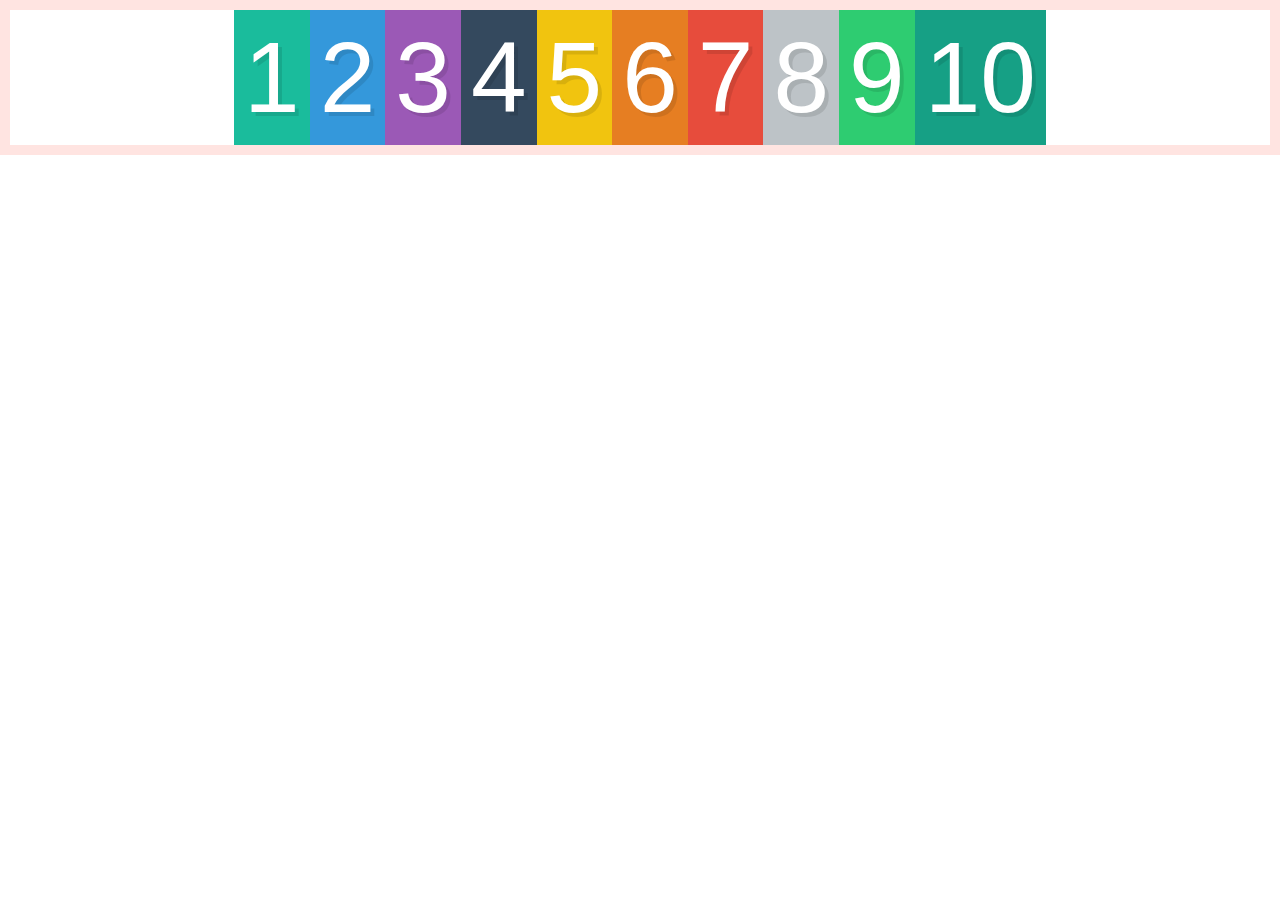
<file: alignment-and-centering/index.html>
<!doctype html>
<html lang="en">
<head>
  <meta charset="UTF-8">
  <title>FlexBox Tutorial</title>
  <link rel="stylesheet" href="style.css">
</head>
<body>
  <div class="container">   <!-- flex box -->
    <div class="box box1">1</div> <!-- flex item -->
    <div class="box box2">2</div>
    <div class="box box3">3</div>
    <div class="box box4">4</div>
    <div class="box box5">5</div>
    <div class="box box6">6</div>
    <div class="box box7">7</div>
    <div class="box box8">8</div>
    <div class="box box9">9</div>
    <div class="box box10">10</div>
  </div>
</body>
</html>

<!--
  flex-direction: row. Main axis: left to right, cross axis: top to bottom
  flex-direction: column. Main axis: top to bottom, cross axis: left to right
  flex-direction: row-reverse. Main axis: right to left, cross axis: top to bottom
  flex-direction: column-reverse. Main axis: bottom to top, cross axis: right to left
-->
</file>
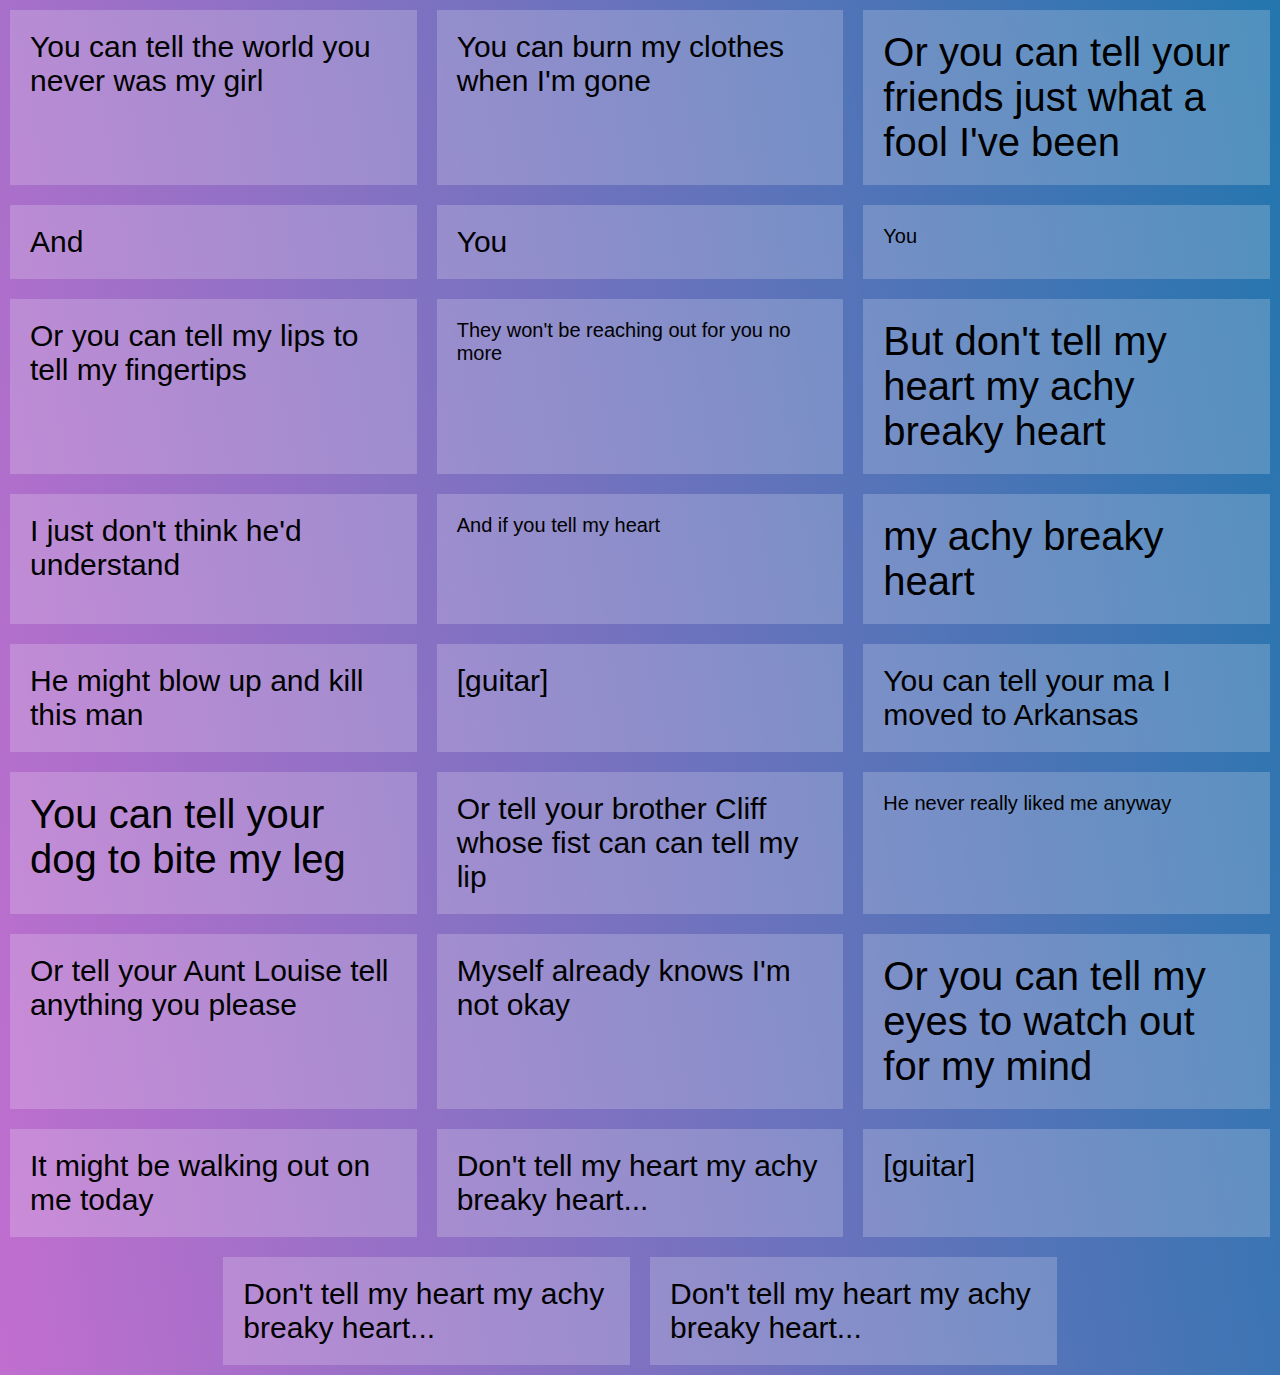
<file: equal-height-elements/index.html>
<!DOCTYPE html>
<html lang="en">
<head>
  <meta charset="UTF-8">
  <title>FlexBox Nav</title>
  <link rel="stylesheet" href="https://maxcdn.bootstrapcdn.com/font-awesome/4.3.0/css/font-awesome.min.css">
  <link rel="stylesheet" href="style.css">
</head>
<body>

  <div class="elements">

    <div class="item">You can tell the world you never was my girl</div>
    <div class="item">You can burn my clothes when I'm gone</div>
    <div class="item large">Or you can tell your friends just what a fool I've been</div>
    <div class="item">And </div>

    <div class="item">You </div>
    <div class="item small">You </div>
    <div class="item">Or you can tell my lips to tell my fingertips</div>
    <div class="item small">They won't be reaching out for you no more</div>

    <div class="item large">But don't tell my heart my achy breaky heart</div>
    <div class="item">I just don't think he'd understand</div>
    <div class="item small">And if you tell my heart</div>
    <div class="item large">my achy breaky heart</div>
    <div class="item">He might blow up and kill this man</div>

    <div class="item">[guitar]</div>

    <div class="item">You can tell your ma I moved to Arkansas</div>
    <div class="item large">You can tell your dog to bite my leg</div>
    <div class="item">Or tell your brother Cliff whose fist can can tell my lip</div>
    <div class="item small">He never really liked me anyway</div>

    <div class="item">Or tell your Aunt Louise tell anything you please</div>
    <div class="item">Myself already knows I'm not okay</div>
    <div class="item large">Or you can tell my eyes to watch out for my mind</div>
    <div class="item">It might be walking out on me today</div>

    <div class="item">Don't tell my heart my achy breaky heart...</div>

    <div class="item">[guitar]</div>

    <div class="item">Don't tell my heart my achy breaky heart...</div>
    <div class="item">Don't tell my heart my achy breaky heart...</div>

  </div>

</body>
</html>
</file>
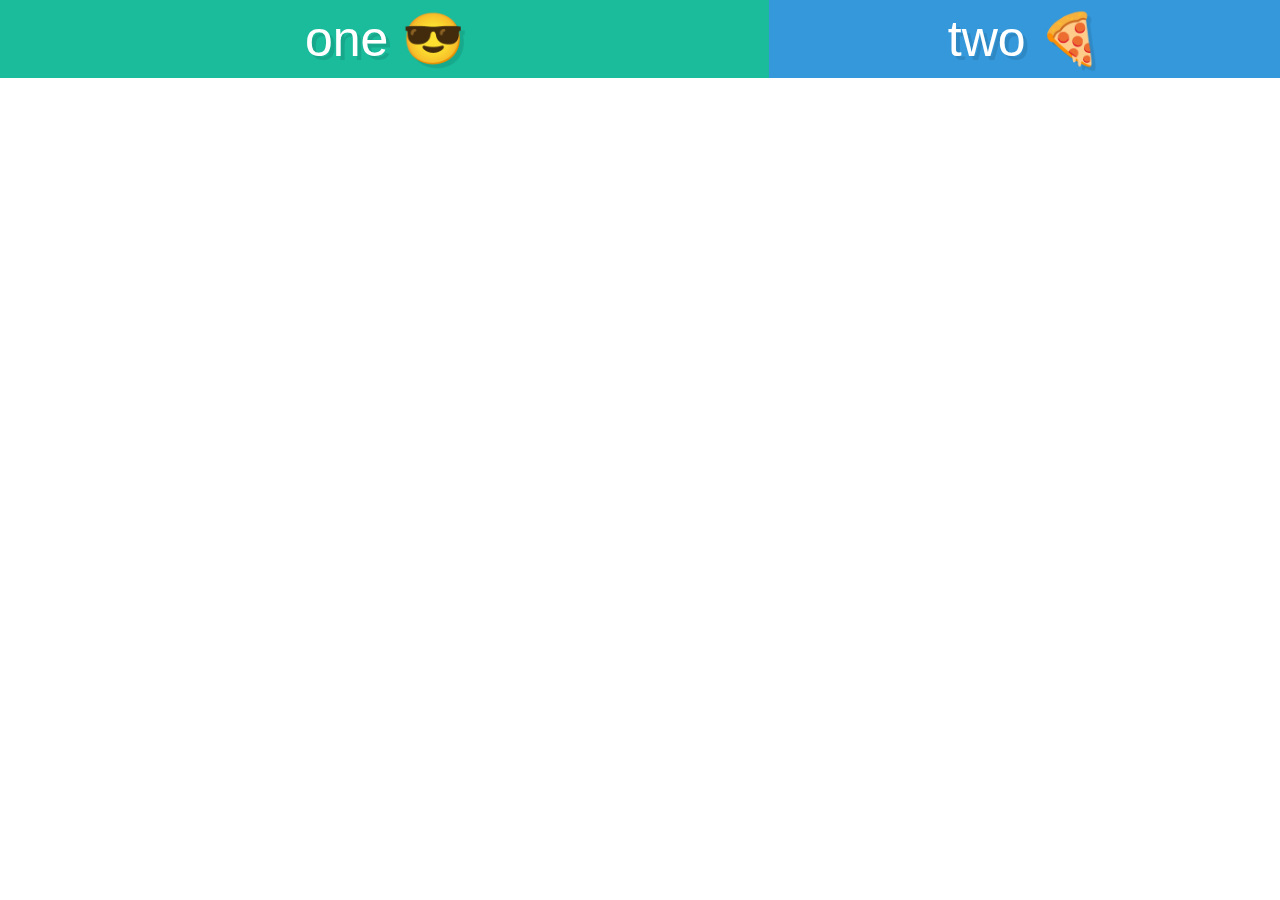
<file: flex-grow-and-shrink/index.html>
<!doctype html>
<html lang="en">
<head>
  <meta charset="UTF-8">
  <title>FlexBox Tutorial</title>
  <link rel="stylesheet" href="style.css">
</head>
<body>

  <div class="container">
    <div class="box box1">one 😎</div>
    <div class="box box2">two 🍕</div>
  </div>

</body>
</html>
</file>
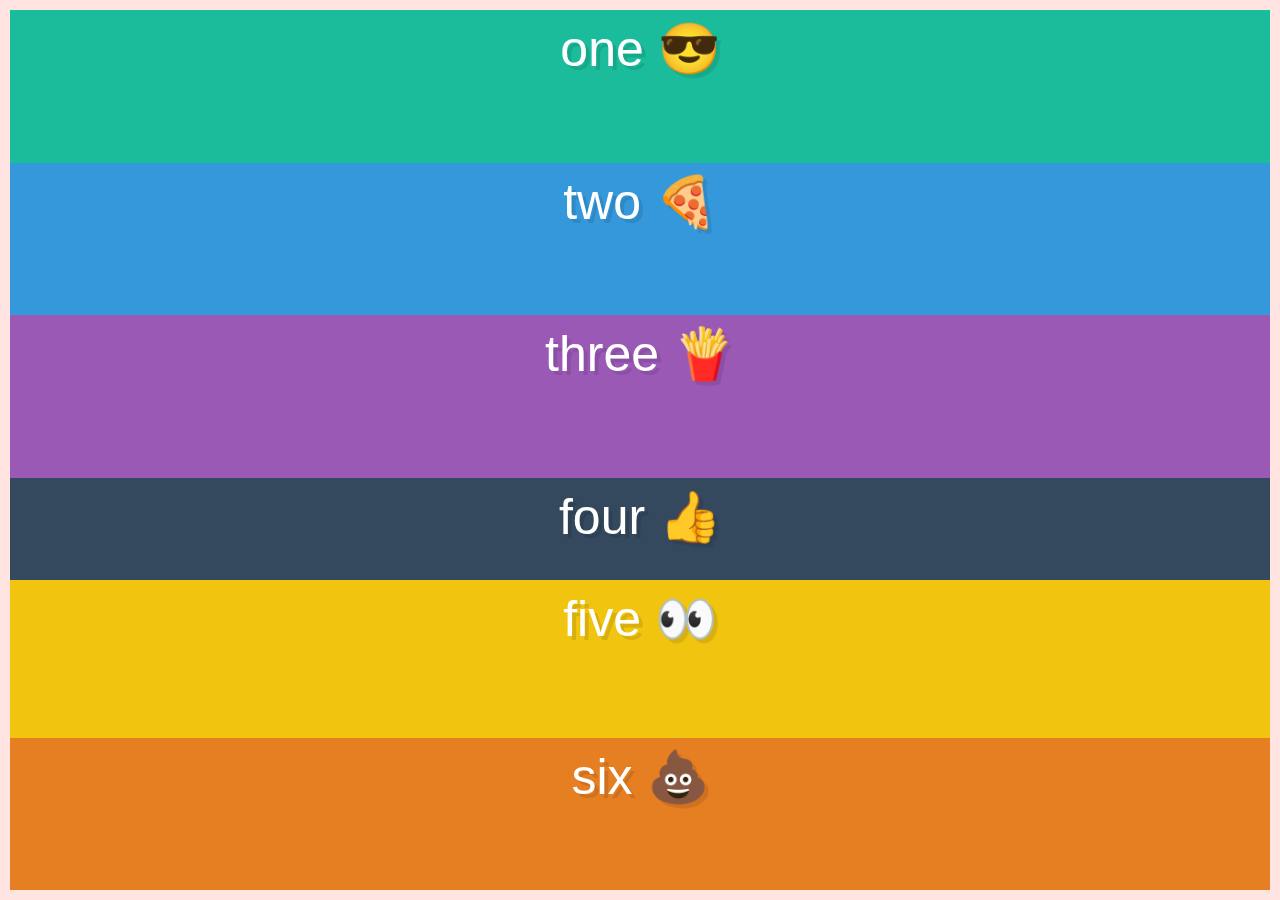
<file: flex-wrapping-and-columns/index.html>
<!doctype html>
<html lang="en">
<head>
  <meta charset="UTF-8">
  <title>FlexBox Tutorial</title>
  <link rel="stylesheet" href="style.css">
</head>
<body>

  <div class="container">
    <div class="box box1">one 😎</div>
    <div class="box box2">two 🍕</div>
    <div class="box box3">three 🍟</div>
    <div class="box box4">four 👍</div>
    <div class="box box5">five 👀</div>
    <div class="box box6">six 💩</div>
  </div>

</body>
</html>
</file>
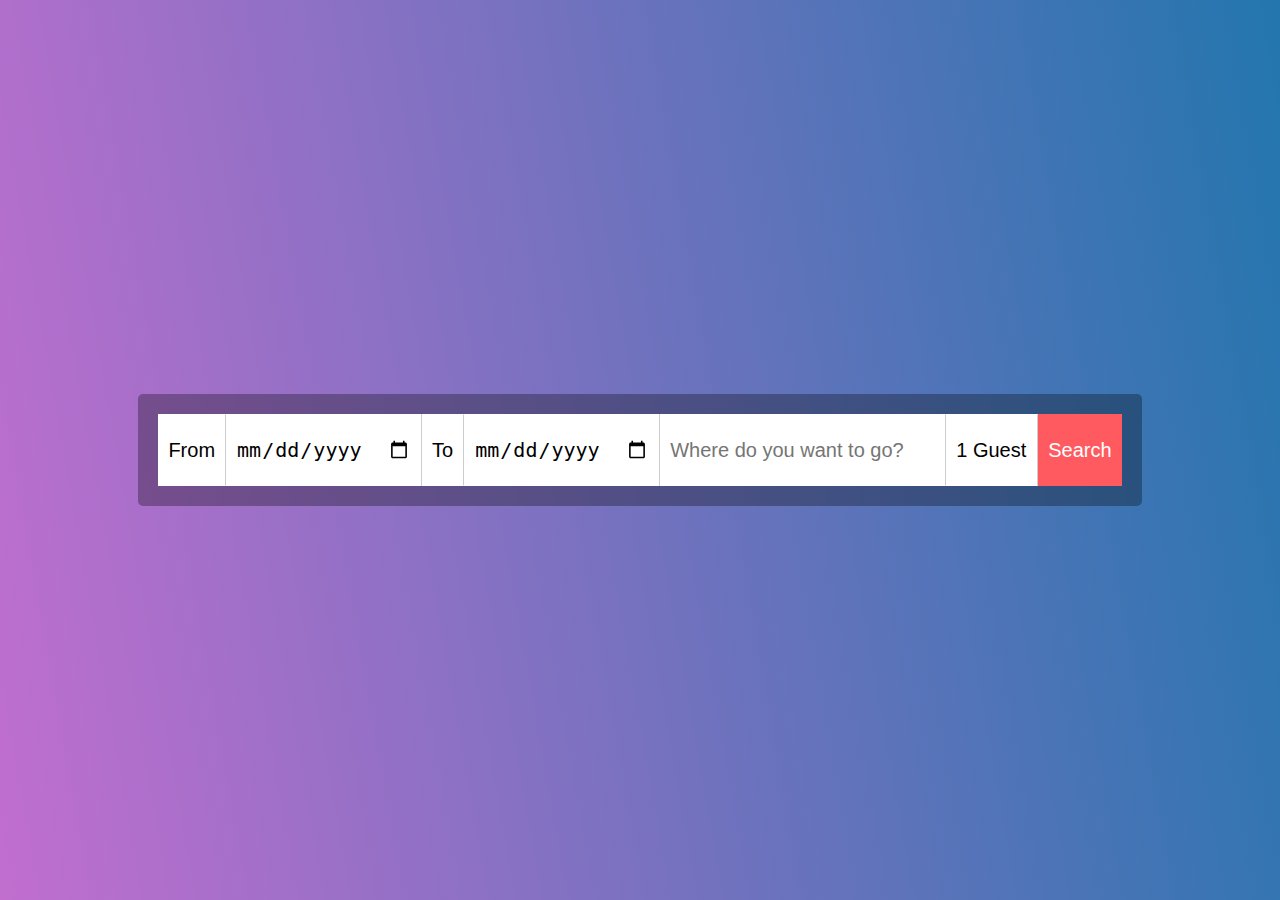
<file: flexbox-form/index.html>
<!DOCTYPE html>
<html lang="en">
<head>
  <meta charset="UTF-8">
  <title>FlexBox Form</title>
  <link rel="stylesheet" href="https://maxcdn.bootstrapcdn.com/font-awesome/4.3.0/css/font-awesome.min.css">
  <link rel="stylesheet" href="style.css">
</head>
<body>


  <div class="cover">


    <form  class="flex-form">

      <input type="search" placeholder="Where do you want to go?">

      <label for="from" class="date-item">From</label>
      <input type="date" name="from" class='date-item'>

      <label for="to" class='date-item'>To</label>
      <input type="date" name="to" class='date-item'>
      <select name="guests" id="guests">
        <option value="1">1 Guest</option>
        <option value="2">2 Guest</option>
        <option value="3">3 Guest</option>
        <option value="4">4 Guest</option>
        <option value="5">5 Guest</option>
      </select>

      <input type="submit" value="Search">

    </form>

  </div>

  <video  class="dog" src="https://s3-us-west-2.amazonaws.com/coverr/mp4/Coverr-Lulu.mp4" autoplay loop></video>

</body>
</html>
</file>
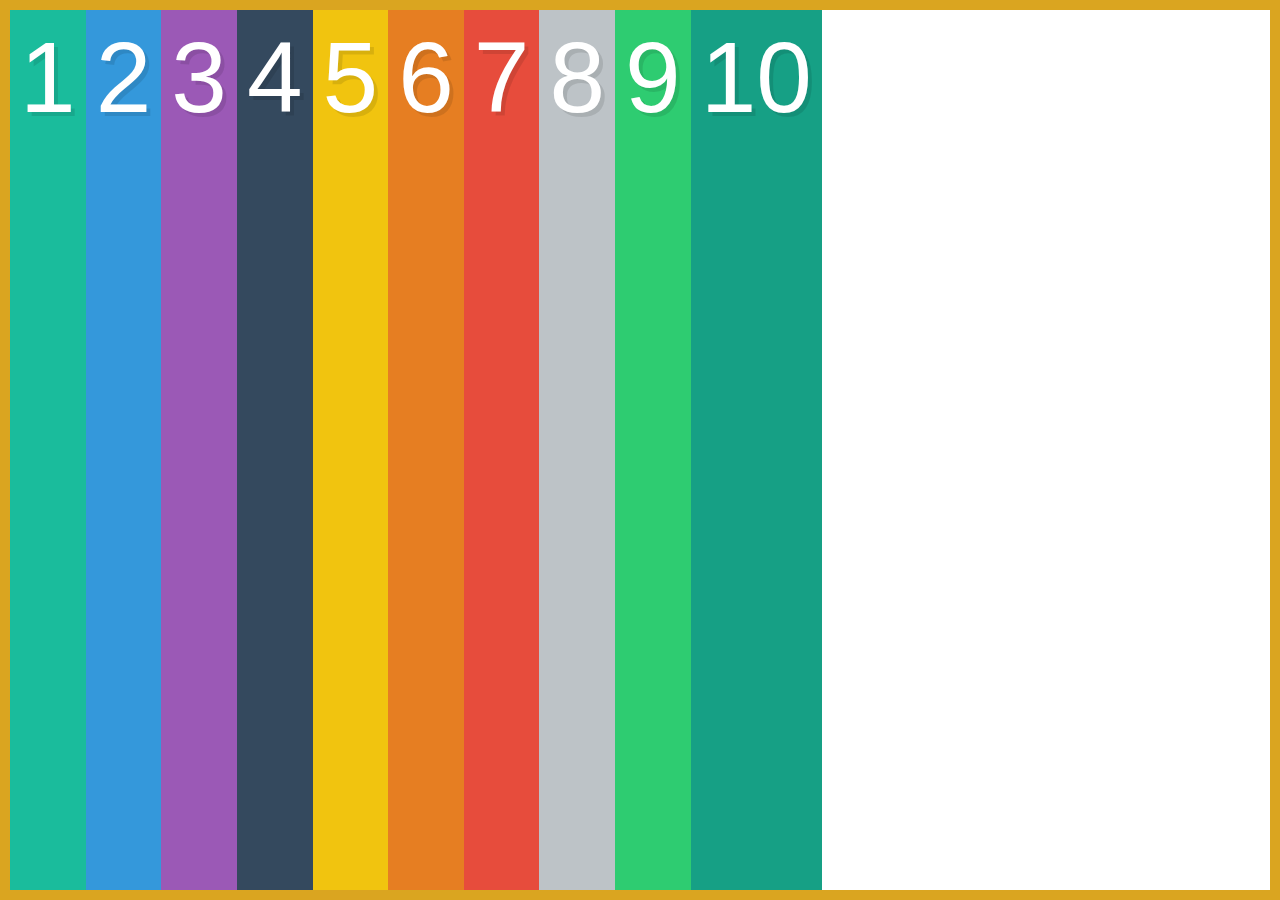
<file: intro/index.html>
<!doctype html>
<html lang="en">
<head>
  <meta charset="UTF-8">
  <title>FlexBox Tutorial</title>
  <link rel="stylesheet" href="style.css">
</head>
<body>
  <div class="container">   <!-- flex box -->
    <div class="box box1">1</div> <!-- flex item -->
    <div class="box box2">2</div>
    <div class="box box3">3</div>
    <div class="box box4">4</div>
    <div class="box box5">5</div>
    <div class="box box6">6</div>
    <div class="box box7">7</div>
    <div class="box box8">8</div>
    <div class="box box9">9</div>
    <div class="box box10">10</div>
  </div>
</body>
</html>
</file>
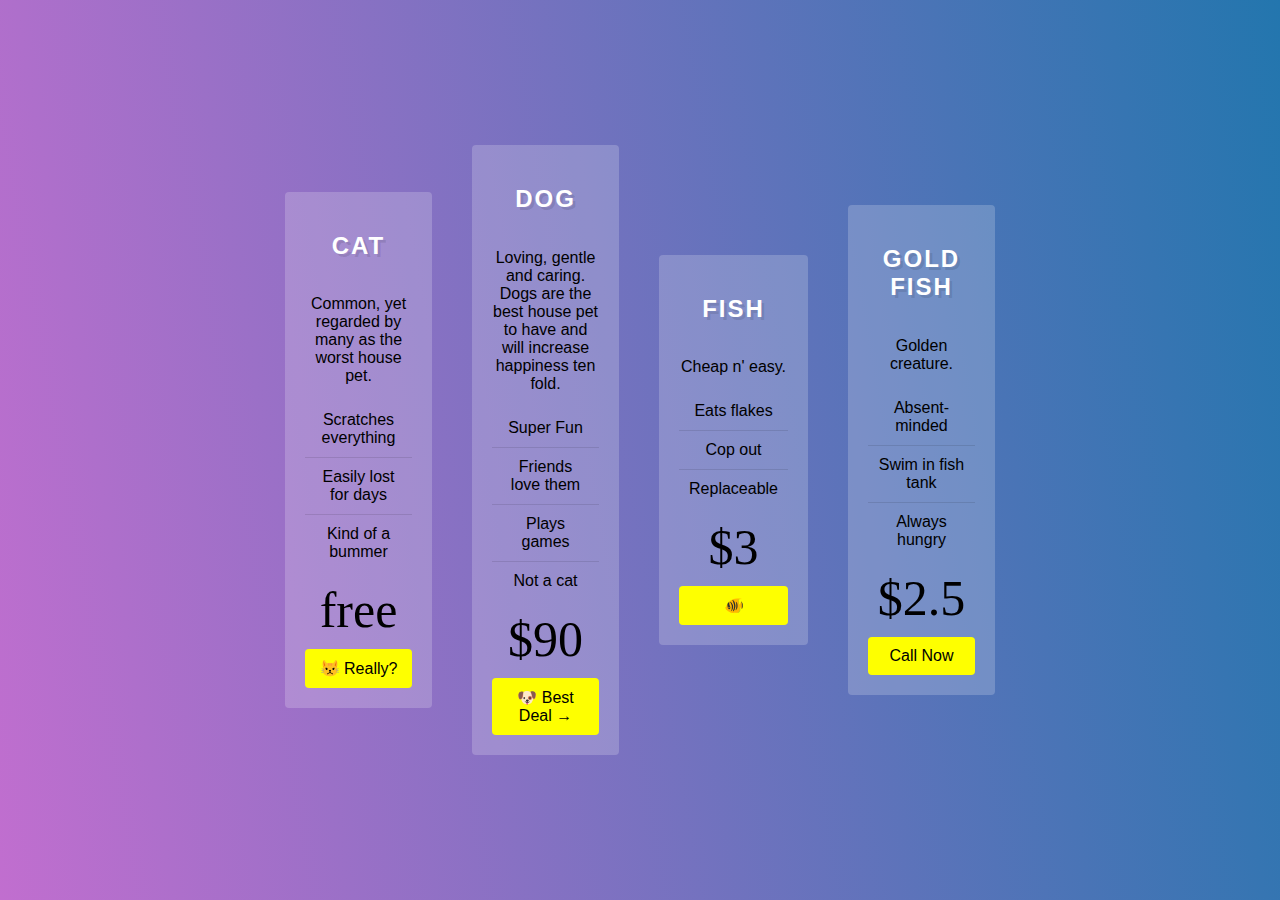
<file: pricing-grid/index.html>
<!DOCTYPE html>
<html lang="en">
<head>
  <meta charset="UTF-8">
  <title>FlexBox Nav</title>
  <link rel="stylesheet" href="https://maxcdn.bootstrapcdn.com/font-awesome/4.3.0/css/font-awesome.min.css">
  <link rel="stylesheet" href="style.css">
</head>
<body>

  <!-- Flex Container! -->
  <div class="pricing-grid">

    <div class="plan plan1">
      
      <h2>Cat</h2>
      <p>Common, yet regarded by many as the worst house pet.</p>
      <ul class="features">
        <li>Scratches everything</li>
        <li>Easily lost for days</li>
        <li>Kind of a bummer</li>
      </ul>

      <p class="price">free</p>

      <a href="#" class="cta">😾 Really?</a>
    </div>

    <div class="plan plan2">
      
      <h2>Dog</h2>
      <p>Loving, gentle and caring. Dogs are the best house pet to have and will increase happiness ten fold. </p>
      <ul class="features">
        <li>Super Fun</li>
        <li>Friends love them</li>
        <li>Plays games</li>
        <li>Not a cat</li>
      </ul>

      <p class="price">$90</p>

      <a href="#" class="cta">🐶 Best Deal →</a>
    </div>

    <div class="plan plan3">
      
      <h2>Fish</h2>
      <p>Cheap n' easy.</p>
      <ul class="features">
        <li>Eats flakes</li>
        <li>Cop out</li>
        <li>Replaceable</li>
      </ul>

      <p class="price">$3</p>

      <a href="#" class="cta">🐠</a>
    </div>
    
    <div class="plan plan4">
      
      <h2>Gold Fish</h2>
      <p>Golden creature.</p>
      <ul class="features">
        <li>Absent-minded</li>
        <li>Swim in fish tank</li>
        <li>Always hungry</li>
      </ul>

      <p class="price">$2.5</p>

      <a href="#" class="cta">Call Now</a>
    </div>
    
  </div>

</body>
</html>
</file>
<file: equal-height-elements/style.css>
/* Some CSS Setup - nothing to do with flexbox */
html {
  box-sizing: border-box;
}

*, *:before, *:after {
  box-sizing: inherit;
}

body {
  font-family: sans-serif;
  margin: 0;
  background-image: linear-gradient(260deg, #2376ae 0%, #c16ecf 100%);
}

a {
  color:white;
}

.item.large {
  font-size: 40px;
}

.item.small {
  font-size: 20px;
}

.item {
  background:rgba(255,255,255,0.2);
  margin:10px;
  padding:20px;
  font-size: 30px;
}

/* Flexbox Starts Here: */

/* flex container */
.elements {
  display: flex;
  flex-wrap: wrap; 
  /* justify the items along the main axis */ 
  justify-content: center;
}

/* flex-item*/
.item {
  /* 20px padding in .item */
  /* change flex to 0 so the elements on the last row do not grow */
  flex: 0 1 calc(33.333% - 20px);
}
</file>
<file: flexbox-form/style.css>
/* Some CSS Setup - nothing to do with flexbox */
html {
  box-sizing: border-box;
}

*, *:before, *:after {
  box-sizing: inherit;
}

body {
  font-family: sans-serif;
  margin: 0;
  overflow: hidden;
  background-image: linear-gradient(260deg, #2376ae 0%, #c16ecf 100%);
}

a {
  color:white;
}

.cover  {
  height:100vh;
  width:100%;
}

/*Video*/

.dog {
  height:100%;
  -webkit-filter:blur(5px);
  filter:blur(5px);
  position: absolute;
  top: 0;
}

/*Hack to get them to align properly */
.flex-form > *:not([type="date"]) {
  border-top:1px solid white;
  border-bottom:1px solid white;
}

.flex-form input[type="submit"] {
  background:#FF5A5F;
  border-top: 1px solid #FF5A5F;
  border-bottom: 1px solid #FF5A5F;
  color:white;
}

.flex-form > * {
  border:0;
  padding:10px;
  background:white;
  line-height:50px;
  font-size: 20px;
  border-radius:0;
  outline:0;
  border-right:1px solid rgba(0,0,0,0.2);
  -webkit-appearance:none;
}

.flex-form > *:last-child {
  border-right: 0;
}

/*Flexbox Starts Here*/
.cover {
  display: flex;
  justify-content: center;
  align-items: center;
}

.flex-form {
  display: flex;
  border: 20px solid rgba(0, 0, 0, 0.3);
  border-radius: 5px;
}

.flex-form input[type="search"] {
  flex-basis: 500px;
}

.flex-form input[type="date"] {
  flex-basis: 225px;
}

.flex-form .date-item {
  order: 1;
}

.flex-form > * {
  order: 9999;
}
</file>
<file: pricing-grid/style.css>
/* Some CSS Setup - nothing to do with flexbox */
html {
  box-sizing: border-box;
}

*, *:before, *:after {
  box-sizing: inherit;
}

body {
  font-family: sans-serif;
  margin: 0;
  background-image: linear-gradient(260deg, #2376ae 0%, #c16ecf 100%);
}

a {
  color:white;
}

.plan ul {
  margin: 0;
  padding: 0;
  list-style: none;
}

.plan ul li {
  border-bottom: 1px solid rgba(0,0,0,0.1);
  padding:10px;
}

.plan ul li:last-child {
  border-bottom: 0;
}

.plan a {
  text-decoration: none;
  background:#FEFF00;
  padding:10px;
  color:black;
  border-radius:4px;
}


.plan h2 {
  text-transform: uppercase;
  color:white;
  letter-spacing: 2px;
  text-shadow:3px 3px 0 rgba(0,0,0,0.1);
}

.price {
  font-size: 50px;
  font-family: serif;
  margin: 10px 0;
}

/* flex container */
.pricing-grid {
  max-width:750px;
  margin: 0 auto;
  display: flex;
  align-items: center;
  height: 100vh;
}

/* flex-item */
.pricing-grid .plan {
  margin: 20px;
  padding: 20px;
  border-radius: 4px;
  text-align: center;
  background:rgba(255,255,255,0.2);

  flex: 1;
  display: flex;
  flex-wrap: wrap;
}

.plan > * {
  flex:  100%;
}

.plan .cta {
  align-self: flex-end;
}

@media all and (min-width: 551px) and (max-width:1000px) {
  .pricing-grid {
    flex-wrap: wrap;
    align-content: center;
  }
  
  .pricing-grid .plan {
    flex-basis: calc(50% - 40px);
  }
}

@media all and (max-width:550px) {
  .pricing-grid {
    flex-wrap: wrap;
  }
  
  .pricing-grid .plan {
    flex-basis: 100%;
  }
}
</file>
<file: alignment-and-centering/style.css>
/* CSS Normalize */
article,aside,details,figcaption,figure,footer,header,hgroup,nav,section,summary{display:block;}audio,canvas,video{display:inline-block;}audio:not([controls]){display:none;height:0;}[hidden]{display:none;}html{font-family:sans-serif;-webkit-text-size-adjust:100%;-ms-text-size-adjust:100%;}a:focus{outline:thin dotted;}a:active,a:hover{outline:0;}h1{font-size:2em;}abbr[title]{border-bottom:1px dotted;}b,strong{font-weight:700;}dfn{font-style:italic;}mark{background:#ff0;color:#000;}code,kbd,pre,samp{font-family:monospace, serif;font-size:1em;}pre{white-space:pre-wrap;word-wrap:break-word;}q{quotes:\201C \201D \2018 \2019;}small{font-size:80%;}sub,sup{font-size:75%;line-height:0;position:relative;vertical-align:baseline;}sup{top:-.5em;}sub{bottom:-.25em;}img{border:0;}svg:not(:root){overflow:hidden;}fieldset{border:1px solid silver;margin:0 2px;padding:.35em .625em .75em;}button,input,select,textarea{font-family:inherit;font-size:100%;margin:0;}button,input{line-height:normal;}button,html input[type=button],/* 1 */
input[type=reset],input[type=submit]{-webkit-appearance:button;cursor:pointer;}button[disabled],input[disabled]{cursor:default;}input[type=checkbox],input[type=radio]{box-sizing:border-box;padding:0;}input[type=search]{-webkit-appearance:textfield;-moz-box-sizing:content-box;-webkit-box-sizing:content-box;box-sizing:content-box;}input[type=search]::-webkit-search-cancel-button,input[type=search]::-webkit-search-decoration{-webkit-appearance:none;}textarea{overflow:auto;vertical-align:top;}table{border-collapse:collapse;border-spacing:0;}body,figure{margin:0;}legend,button::-moz-focus-inner,input::-moz-focus-inner{border:0;padding:0;}

/* Box-sizing border-box */
* { -moz-box-sizing: border-box; -webkit-box-sizing: border-box; box-sizing: border-box; }


.box {
  color-white;
  font-size: 100px;
  text-align: center;
  text-shadow: 4px 4px rgb(0,0,0,0.1);
  padding: 10px;
  color: white;
}

/* Colours for each box */
.box1 { background:#1abc9c;}
.box2 { background:#3498db;}
.box3 { background:#9b59b6;}
.box4 { background:#34495e;}
.box5 { background:#f1c40f;}
.box6 { background:#e67e22;}
.box7 { background:#e74c3c;}
.box8 { background:#bdc3c7;}
.box9 { background:#2ecc71;}
.box10 { background:#16a085;}


/* We will start writing out flexbox here. The above is just page setting */
.container  {
  display: flex;
  flex-direction: row;
  /*justify-content: flex-start;*/
  /*justify-content: flex-end;*/
  justify-content: center;
  /*justify-content: space-between;*/
  /*justify-content: space-around;*/
  border: solid 10px mistyrose;
}

/* to align flex items vertically */
.container-column  {
  display: flex;
  flex-direction: column;
  justify-content: center;
  border: solid 8px mistyrose;
  min-height: 100vh;
}

.box-small {
  color-white;
  font-size: 20px;
  text-align: center;
  text-shadow: 4px 4px rgb(0,0,0,0.1);
  padding: 10px;
  color: white;
}

.container-align-content {
  display: flex;
  flex-direction: row;
  flex-wrap: wrap;
  border: solid 10px mistyrose;
/*  align-content: stretch; */
/*  align-content: flex-start;*/
/*  align-content: flex-end; */
  align-content: center;
/*  align-content: space-around; */
/*  align-content: space-between;*/
  height: 100vh;
  justify-content: center;
}

.box-item {
  width: 33.333%;
  padding: 20px;
}
</file>
<file: flex-grow-and-shrink/style.css>
/* CSS Normalize */
article,aside,details,figcaption,figure,footer,header,hgroup,nav,section,summary{display:block;}audio,canvas,video{display:inline-block;}audio:not([controls]){display:none;height:0;}[hidden]{display:none;}html{font-family:sans-serif;-webkit-text-size-adjust:100%;-ms-text-size-adjust:100%;}a:focus{outline:thin dotted;}a:active,a:hover{outline:0;}h1{font-size:2em;}abbr[title]{border-bottom:1px dotted;}b,strong{font-weight:700;}dfn{font-style:italic;}mark{background:#ff0;color:#000;}code,kbd,pre,samp{font-family:monospace, serif;font-size:1em;}pre{white-space:pre-wrap;word-wrap:break-word;}q{quotes:\201C \201D \2018 \2019;}small{font-size:80%;}sub,sup{font-size:75%;line-height:0;position:relative;vertical-align:baseline;}sup{top:-.5em;}sub{bottom:-.25em;}img{border:0;}svg:not(:root){overflow:hidden;}fieldset{border:1px solid silver;margin:0 2px;padding:.35em .625em .75em;}button,input,select,textarea{font-family:inherit;font-size:100%;margin:0;}button,input{line-height:normal;}button,html input[type=button],/* 1 */
input[type=reset],input[type=submit]{-webkit-appearance:button;cursor:pointer;}button[disabled],input[disabled]{cursor:default;}input[type=checkbox],input[type=radio]{box-sizing:border-box;padding:0;}input[type=search]{-webkit-appearance:textfield;-moz-box-sizing:content-box;-webkit-box-sizing:content-box;box-sizing:content-box;}input[type=search]::-webkit-search-cancel-button,input[type=search]::-webkit-search-decoration{-webkit-appearance:none;}textarea{overflow:auto;vertical-align:top;}table{border-collapse:collapse;border-spacing:0;}body,figure{margin:0;}legend,button::-moz-focus-inner,input::-moz-focus-inner{border:0;padding:0;}

/* Box-sizing border-box */
* { -moz-box-sizing: border-box; -webkit-box-sizing: border-box; box-sizing: border-box; }


/* Some default styles to make each box visible */
.box {
  color:white;
  font-size: 50px;
  text-align: center;
  text-shadow:4px 4px 0 rgba(0,0,0,0.1);
  padding:10px;
}

/* Colours for each box */
.box1 { background:#1abc9c;}
.box2 { background:#3498db;}
.box3 { background:#9b59b6;}
.box4 { background:#34495e;}
.box5 { background:#f1c40f;}
.box6 { background:#e67e22;}
.box7 { background:#e74c3c;}
.box8 { background:#bdc3c7;}
.box9 { background:#2ecc71;}
.box10 { background:#16a085;}

.container {
  display: flex;
  flex-direction: row;
}

.box1 {
  /* flex-grow: 10;  */  /* when there is enough room, this element takes 10 times or more space than other div element */
  /* flex-shrink: 5; */   /* When not enough space, how much the flex item shrinks */
  /* flex-basis: 400px; */
  /* equivalent */
  flex: 10  5 400px;
}

.box2 {
  /*flex-grow: 3;
  flex-shrink: 1;
  flex-basis: 400px;*/
  flex: 3 1 400px;
}
</file>
<file: flex-wrapping-and-columns/style.css>
/* CSS Normalize */
article,aside,details,figcaption,figure,footer,header,hgroup,nav,section,summary{display:block;}audio,canvas,video{display:inline-block;}audio:not([controls]){display:none;height:0;}[hidden]{display:none;}html{font-family:sans-serif;-webkit-text-size-adjust:100%;-ms-text-size-adjust:100%;}a:focus{outline:thin dotted;}a:active,a:hover{outline:0;}h1{font-size:2em;}abbr[title]{border-bottom:1px dotted;}b,strong{font-weight:700;}dfn{font-style:italic;}mark{background:#ff0;color:#000;}code,kbd,pre,samp{font-family:monospace, serif;font-size:1em;}pre{white-space:pre-wrap;word-wrap:break-word;}q{quotes:\201C \201D \2018 \2019;}small{font-size:80%;}sub,sup{font-size:75%;line-height:0;position:relative;vertical-align:baseline;}sup{top:-.5em;}sub{bottom:-.25em;}img{border:0;}svg:not(:root){overflow:hidden;}fieldset{border:1px solid silver;margin:0 2px;padding:.35em .625em .75em;}button,input,select,textarea{font-family:inherit;font-size:100%;margin:0;}button,input{line-height:normal;}button,html input[type=button],/* 1 */
input[type=reset],input[type=submit]{-webkit-appearance:button;cursor:pointer;}button[disabled],input[disabled]{cursor:default;}input[type=checkbox],input[type=radio]{box-sizing:border-box;padding:0;}input[type=search]{-webkit-appearance:textfield;-moz-box-sizing:content-box;-webkit-box-sizing:content-box;box-sizing:content-box;}input[type=search]::-webkit-search-cancel-button,input[type=search]::-webkit-search-decoration{-webkit-appearance:none;}textarea{overflow:auto;vertical-align:top;}table{border-collapse:collapse;border-spacing:0;}body,figure{margin:0;}legend,button::-moz-focus-inner,input::-moz-focus-inner{border:0;padding:0;}

/* Box-sizing border-box */
* { -moz-box-sizing: border-box; -webkit-box-sizing: border-box; box-sizing: border-box; }


/* Some default styles to make each box visible */
.box {
  color:white;
  font-size: 50px;
  text-align: center;
  text-shadow:4px 4px 0 rgba(0,0,0,0.1);
  padding:10px;
}

/* Colours for each box */
.box1 { background:#1abc9c;}
.box2 { background:#3498db;}
.box3 { background:#9b59b6;}
.box4 { background:#34495e;}
.box5 { background:#f1c40f;}
.box6 { background:#e67e22;}
.box7 { background:#e74c3c;}
.box8 { background:#bdc3c7;}
.box9 { background:#2ecc71;}
.box10 { background:#16a085;}

.container {
  display: flex;
  flex-wrap: wrap;
  flex-direction: column;
  border: solid 10px mistyrose;
  height: 100vh;
}

.box {
  flex-basis: 150px;
  flex-grow: 1;
}

.box3 {
  flex-grow: 5;
}

.box4 {
  flex-basis: 100px;
}

.box5 {
  flex-grow: 3;
}
</file>
<file: intro/style.css>
/* CSS Normalize */
article,aside,details,figcaption,figure,footer,header,hgroup,nav,section,summary{display:block;}audio,canvas,video{display:inline-block;}audio:not([controls]){display:none;height:0;}[hidden]{display:none;}html{font-family:sans-serif;-webkit-text-size-adjust:100%;-ms-text-size-adjust:100%;}a:focus{outline:thin dotted;}a:active,a:hover{outline:0;}h1{font-size:2em;}abbr[title]{border-bottom:1px dotted;}b,strong{font-weight:700;}dfn{font-style:italic;}mark{background:#ff0;color:#000;}code,kbd,pre,samp{font-family:monospace, serif;font-size:1em;}pre{white-space:pre-wrap;word-wrap:break-word;}q{quotes:\201C \201D \2018 \2019;}small{font-size:80%;}sub,sup{font-size:75%;line-height:0;position:relative;vertical-align:baseline;}sup{top:-.5em;}sub{bottom:-.25em;}img{border:0;}svg:not(:root){overflow:hidden;}fieldset{border:1px solid silver;margin:0 2px;padding:.35em .625em .75em;}button,input,select,textarea{font-family:inherit;font-size:100%;margin:0;}button,input{line-height:normal;}button,html input[type=button],/* 1 */
input[type=reset],input[type=submit]{-webkit-appearance:button;cursor:pointer;}button[disabled],input[disabled]{cursor:default;}input[type=checkbox],input[type=radio]{box-sizing:border-box;padding:0;}input[type=search]{-webkit-appearance:textfield;-moz-box-sizing:content-box;-webkit-box-sizing:content-box;box-sizing:content-box;}input[type=search]::-webkit-search-cancel-button,input[type=search]::-webkit-search-decoration{-webkit-appearance:none;}textarea{overflow:auto;vertical-align:top;}table{border-collapse:collapse;border-spacing:0;}body,figure{margin:0;}legend,button::-moz-focus-inner,input::-moz-focus-inner{border:0;padding:0;}

/* Box-sizing border-box */
* { -moz-box-sizing: border-box; -webkit-box-sizing: border-box; box-sizing: border-box; }


.box {
  color-white;
  font-size: 100px;
  text-align: center;
  text-shadow: 4px 4px rgb(0,0,0, 0.1);
  padding: 10px;
  color: white;
}

/* Colours for each box */
.box1 { background:#1abc9c;}
.box2 { background:#3498db;}
.box3 { background:#9b59b6;}
.box4 { background:#34495e;}
.box5 { background:#f1c40f;}
.box6 { background:#e67e22;}
.box7 { background:#e74c3c;}
.box8 { background:#bdc3c7;}
.box9 { background:#2ecc71;}
.box10 { background:#16a085;}


/* We will start writing out flexbox here. The above is just page setting */
.container  {
  display: flex;
  border: 10px solid goldenrod;
  height: 100vh;
}
</file>
